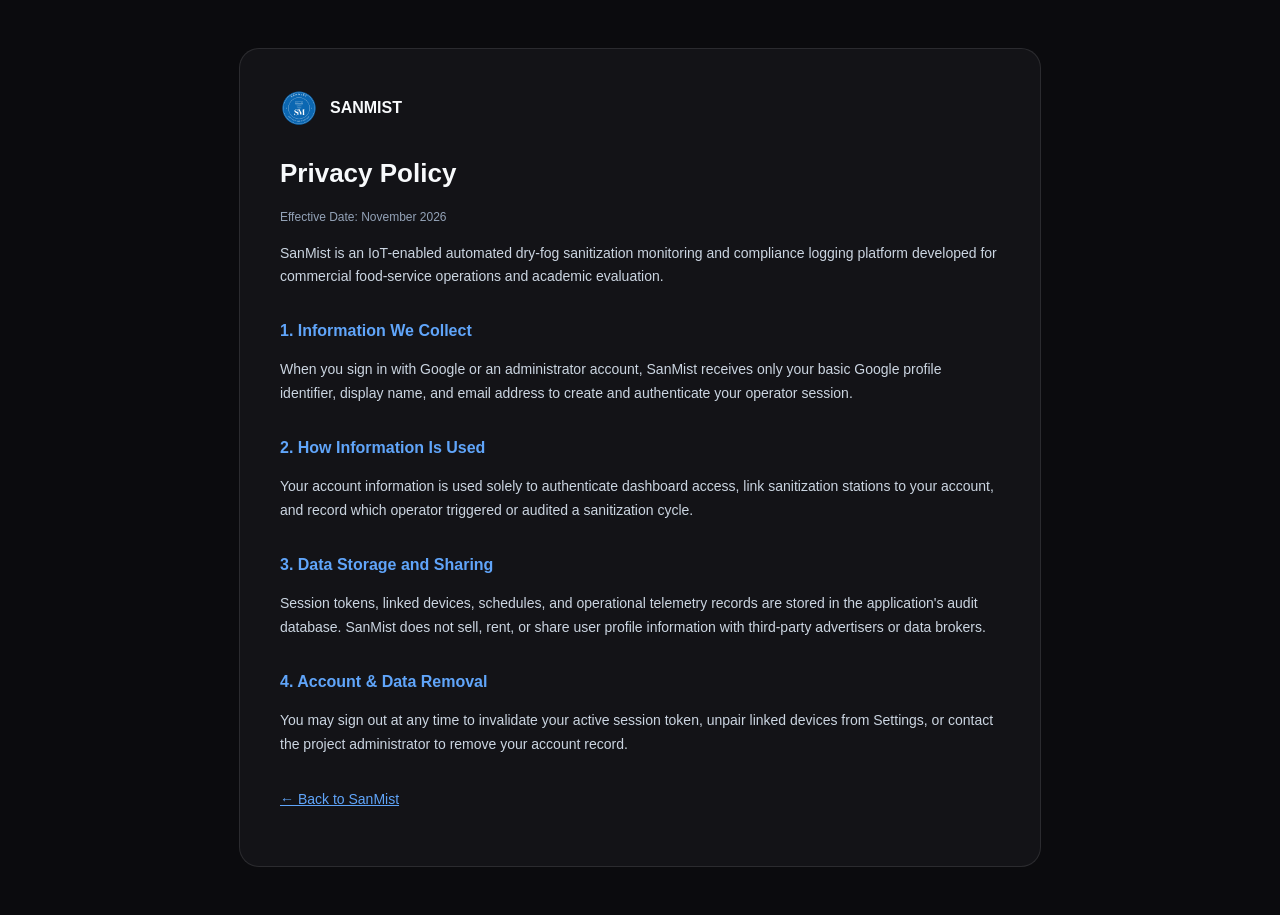
<file: frontend/privacy.html>
<!DOCTYPE html>
<html lang="en">
<head>
  <meta charset="UTF-8" />
  <meta name="viewport" content="width=device-width, initial-scale=1.0" />
  <title>Privacy Policy — SanMist</title>
  <link rel="icon" type="image/png" href="img/logo.png" />
  <style>
    body { margin: 0; font-family: -apple-system, BlinkMacSystemFont, "Segoe UI", Roboto, sans-serif; background: #0b0b0e; color: #f8fafc; line-height: 1.7; padding: 48px 20px; }
    main { max-width: 720px; margin: 0 auto; background: #131317; border: 1px solid rgba(255,255,255,.1); border-radius: 20px; padding: 40px; }
    .brand { display: flex; align-items: center; gap: 12px; margin-bottom: 24px; }
    .brand img { width: 38px; height: 38px; border-radius: 50%; }
    h1 { font-size: 26px; margin: 0 0 8px; }
    h2 { font-size: 16px; margin: 28px 0 8px; color: #60a5fa; }
    p, li { font-size: 14px; color: #cbd5e1; }
    a { color: #60a5fa; }
    .muted { color: #94a3b8; font-size: 12px; }
  </style>
</head>
<body>
  <main>
    <div class="brand">
      <img src="img/logo.png" alt="SanMist" />
      <strong>SANMIST</strong>
    </div>
    <h1>Privacy Policy</h1>
    <p class="muted">Effective Date: November 2026</p>
    <p>SanMist is an IoT-enabled automated dry-fog sanitization monitoring and compliance logging platform developed for commercial food-service operations and academic evaluation.</p>
    <h2>1. Information We Collect</h2>
    <p>When you sign in with Google or an administrator account, SanMist receives only your basic Google profile identifier, display name, and email address to create and authenticate your operator session.</p>
    <h2>2. How Information Is Used</h2>
    <p>Your account information is used solely to authenticate dashboard access, link sanitization stations to your account, and record which operator triggered or audited a sanitization cycle.</p>
    <h2>3. Data Storage and Sharing</h2>
    <p>Session tokens, linked devices, schedules, and operational telemetry records are stored in the application's audit database. SanMist does not sell, rent, or share user profile information with third-party advertisers or data brokers.</p>
    <h2>4. Account &amp; Data Removal</h2>
    <p>You may sign out at any time to invalidate your active session token, unpair linked devices from Settings, or contact the project administrator to remove your account record.</p>
    <p style="margin-top:32px;"><a href="/">&larr; Back to SanMist</a></p>
  </main>
</body>
</html>
</file>
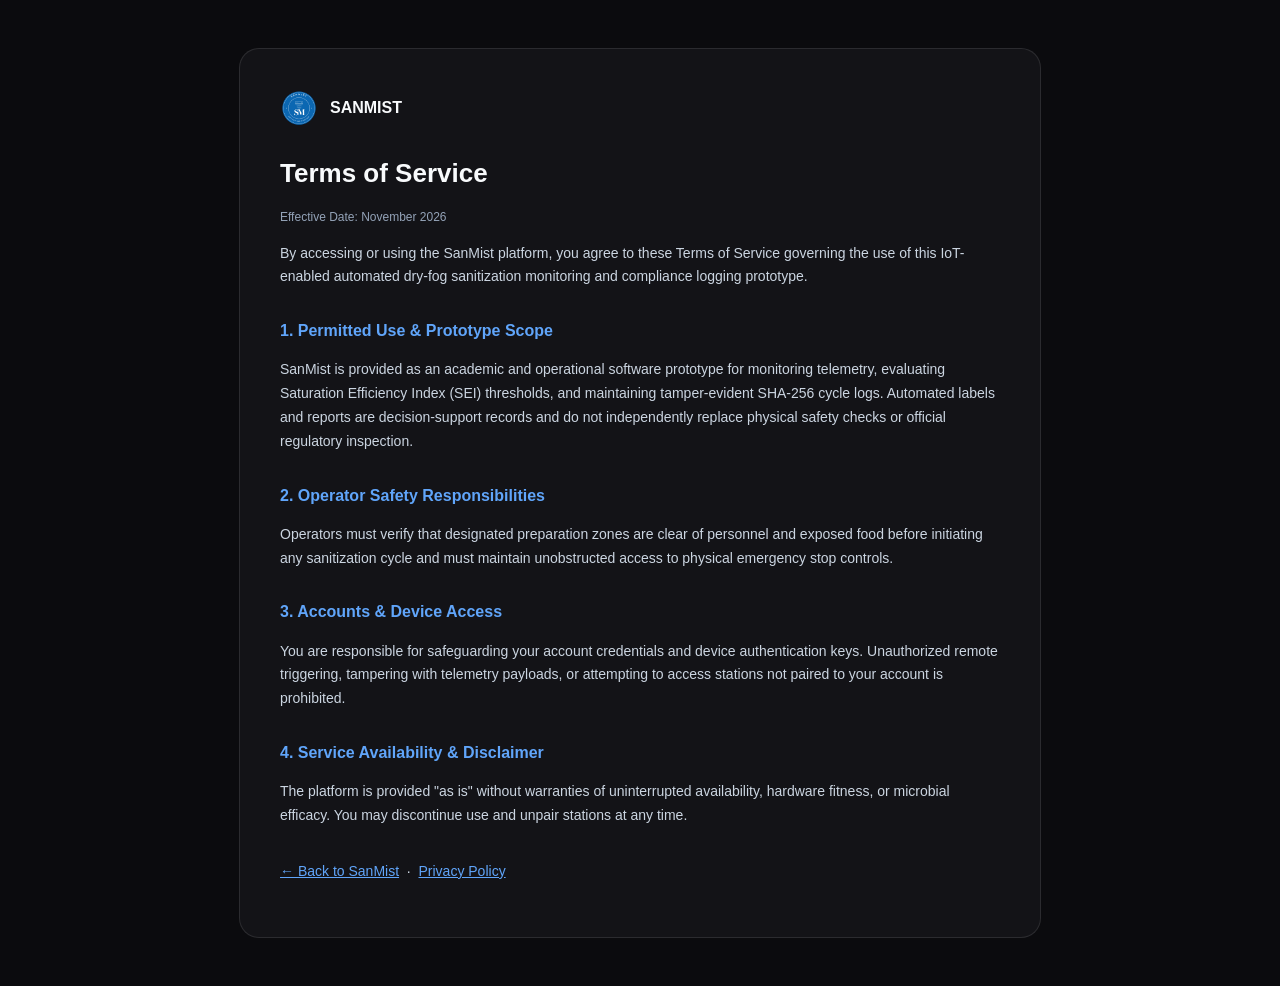
<file: frontend/terms.html>
<!DOCTYPE html>
<html lang="en">
<head>
  <meta charset="UTF-8" />
  <meta name="viewport" content="width=device-width, initial-scale=1.0" />
  <title>Terms of Service — SanMist</title>
  <link rel="icon" type="image/png" href="img/logo.png" />
  <style>
    body { margin: 0; font-family: -apple-system, BlinkMacSystemFont, "Segoe UI", Roboto, sans-serif; background: #0b0b0e; color: #f8fafc; line-height: 1.7; padding: 48px 20px; }
    main { max-width: 720px; margin: 0 auto; background: #131317; border: 1px solid rgba(255,255,255,.1); border-radius: 20px; padding: 40px; }
    .brand { display: flex; align-items: center; gap: 12px; margin-bottom: 24px; }
    .brand img { width: 38px; height: 38px; border-radius: 50%; }
    h1 { font-size: 26px; margin: 0 0 8px; }
    h2 { font-size: 16px; margin: 28px 0 8px; color: #60a5fa; }
    p, li { font-size: 14px; color: #cbd5e1; }
    a { color: #60a5fa; }
    .muted { color: #94a3b8; font-size: 12px; }
  </style>
</head>
<body>
  <main>
    <div class="brand">
      <img src="img/logo.png" alt="SanMist" />
      <strong>SANMIST</strong>
    </div>
    <h1>Terms of Service</h1>
    <p class="muted">Effective Date: November 2026</p>
    <p>By accessing or using the SanMist platform, you agree to these Terms of Service governing the use of this IoT-enabled automated dry-fog sanitization monitoring and compliance logging prototype.</p>
    <h2>1. Permitted Use &amp; Prototype Scope</h2>
    <p>SanMist is provided as an academic and operational software prototype for monitoring telemetry, evaluating Saturation Efficiency Index (SEI) thresholds, and maintaining tamper-evident SHA-256 cycle logs. Automated labels and reports are decision-support records and do not independently replace physical safety checks or official regulatory inspection.</p>
    <h2>2. Operator Safety Responsibilities</h2>
    <p>Operators must verify that designated preparation zones are clear of personnel and exposed food before initiating any sanitization cycle and must maintain unobstructed access to physical emergency stop controls.</p>
    <h2>3. Accounts &amp; Device Access</h2>
    <p>You are responsible for safeguarding your account credentials and device authentication keys. Unauthorized remote triggering, tampering with telemetry payloads, or attempting to access stations not paired to your account is prohibited.</p>
    <h2>4. Service Availability &amp; Disclaimer</h2>
    <p>The platform is provided "as is" without warranties of uninterrupted availability, hardware fitness, or microbial efficacy. You may discontinue use and unpair stations at any time.</p>
    <p style="margin-top:32px;"><a href="/">&larr; Back to SanMist</a> &nbsp;&middot;&nbsp; <a href="/privacy">Privacy Policy</a></p>
  </main>
</body>
</html>
</file>
